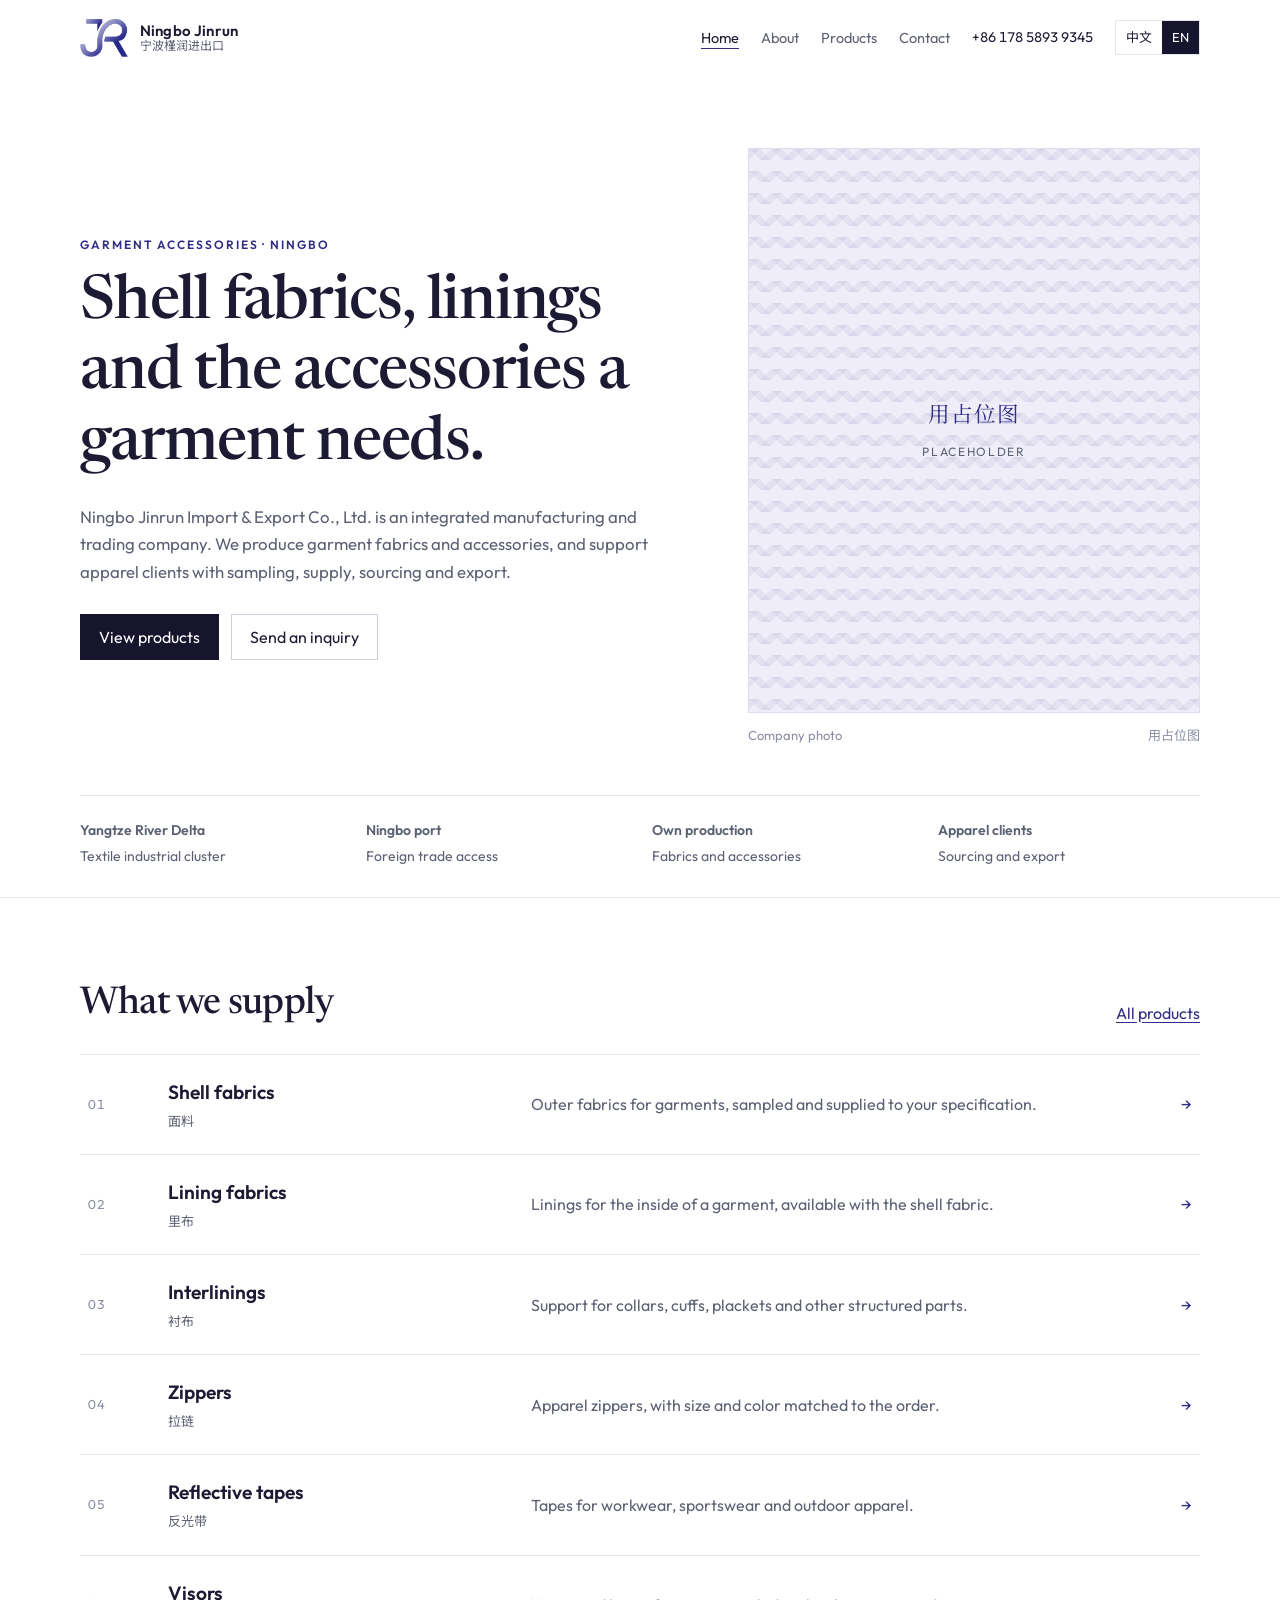
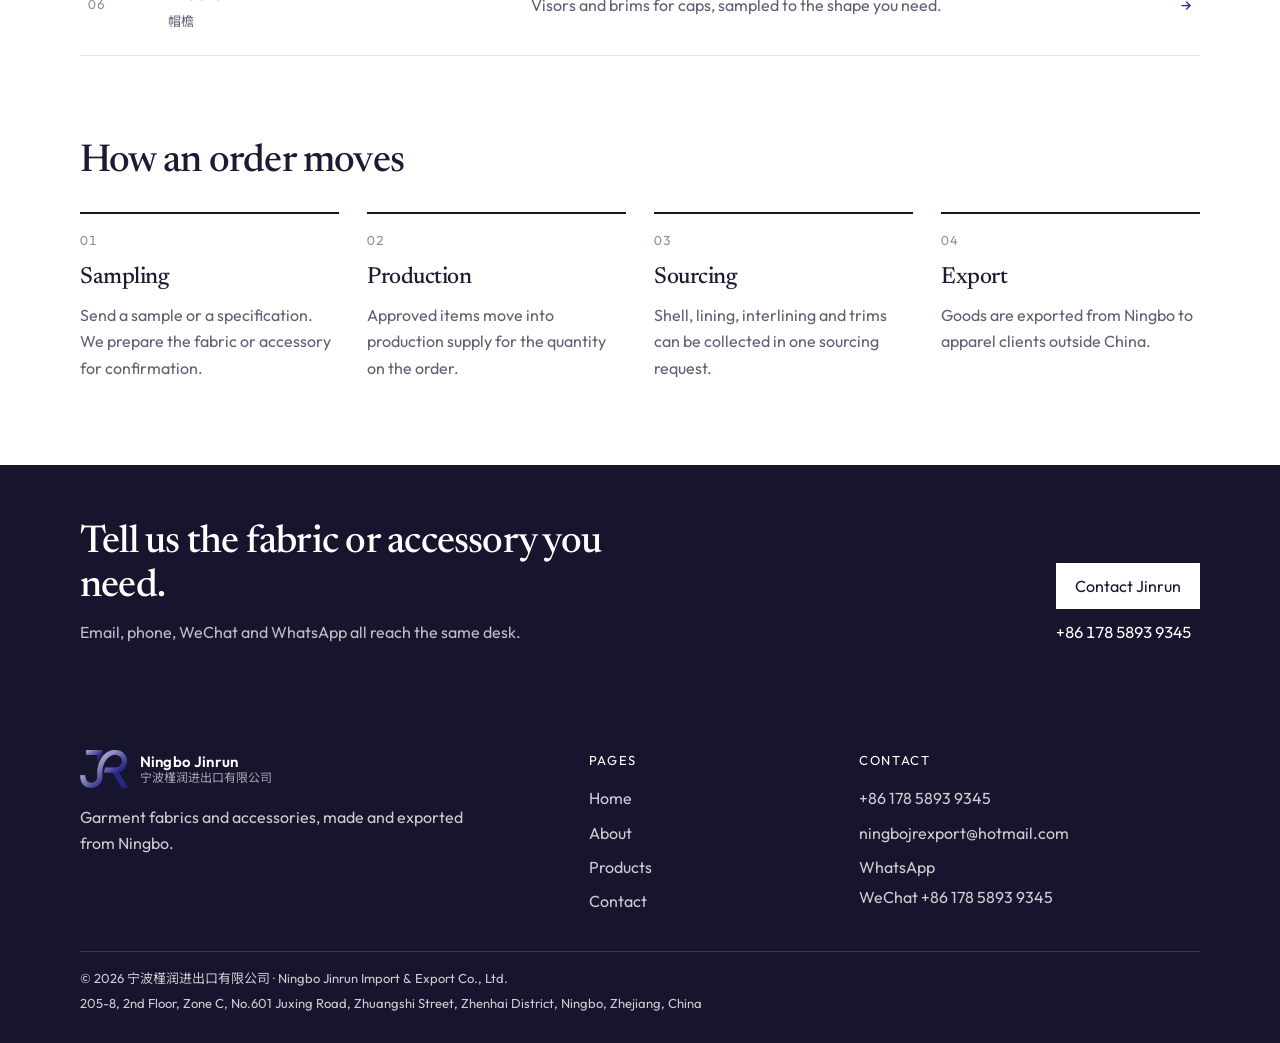
<file: index.html>
<!DOCTYPE html>
<html lang="en">
<head>
  <meta charset="UTF-8">
  <script>
    (function () {
      var lang = "en";
      try {
        var saved = localStorage.getItem("jr-lang");
        if (saved === "zh" || saved === "en") lang = saved;
      } catch (err) {}
      document.documentElement.lang = lang === "zh" ? "zh-CN" : "en";
      document.documentElement.setAttribute("data-lang", lang);
    })();
  </script>
  <meta name="viewport" content="width=device-width, initial-scale=1">
  <title>Ningbo Jinrun Import &amp; Export Co., Ltd. | Garment Accessories</title>
  <meta name="description" content="Ningbo Jinrun Import &amp; Export Co., Ltd. supplies shell fabrics, lining fabrics, interlinings, zippers, reflective tapes, visors and other garment accessories from Ningbo.">
  <meta name="theme-color" content="#17152e">
  <link rel="icon" href="assets/logo.png" type="image/png">
  <link rel="preconnect" href="https://fonts.googleapis.com">
  <link rel="preconnect" href="https://fonts.gstatic.com" crossorigin>
  <link href="https://fonts.googleapis.com/css2?family=Newsreader:ital,opsz,wght@0,6..72,500;0,6..72,600&family=Noto+Sans+SC:wght@400;500;600&family=Noto+Serif+SC:wght@500;600&family=Outfit:wght@400;500;600&display=swap" rel="stylesheet">
  <link rel="stylesheet" href="css/style.css">
</head>
<body data-page="home" data-title-en="Ningbo Jinrun Import &amp; Export Co., Ltd. | Garment Accessories" data-title-zh="宁波槿润进出口有限公司 | 服装辅料">
  <a class="skip" href="#main"><span class="en">Skip to content</span><span class="zh">跳到正文</span></a>
  <header class="site-header">
    <div class="wrap header-inner">
      <a class="brand" href="index.html">
        <img src="assets/logo.png" alt="" width="48" height="38">
        <span class="brand-text">
          <span class="brand-en">Ningbo Jinrun</span>
          <span class="brand-zh">宁波槿润进出口</span>
        </span>
      </a>
      <button class="nav-toggle" type="button" aria-expanded="false" aria-controls="site-nav">
        <span class="sr-only en">Menu</span>
        <span class="sr-only zh">菜单</span>
      </button>
      <nav class="site-nav" id="site-nav">
        <a href="index.html" aria-current="page"><span class="en">Home</span><span class="zh">首页</span></a>
        <a href="about.html"><span class="en">About</span><span class="zh">关于我们</span></a>
        <a href="products.html"><span class="en">Products</span><span class="zh">产品中心</span></a>
        <a href="contact.html"><span class="en">Contact</span><span class="zh">联系我们</span></a>
        <a class="header-phone" href="tel:+8617858939345">+86 178 5893 9345</a>
        <div class="lang-switch" role="group" aria-label="Language">
          <button type="button" data-set-lang="zh" aria-pressed="false">中文</button>
          <button type="button" data-set-lang="en" aria-pressed="true">EN</button>
        </div>
      </nav>
    </div>
  </header>

  <main id="main">
    <section class="hero">
      <div class="wrap hero-grid">
        <div>
          <p class="eyebrow"><span class="en">Garment accessories · Ningbo</span><span class="zh">服装辅料 · 宁波</span></p>
          <h1>
            <span class="en">Shell fabrics, linings and the accessories a garment needs.</span>
            <span class="zh">面料、里布，以及成衣所需的配套辅料。</span>
          </h1>
          <p class="lead">
            <span class="en">Ningbo Jinrun Import &amp; Export Co., Ltd. is an integrated manufacturing and trading company. We produce garment fabrics and accessories, and support apparel clients with sampling, supply, sourcing and export.</span>
            <span class="zh">宁波槿润进出口有限公司是一家工贸一体的纺织企业。我们生产服装面辅料，并为服装客户提供打样、供货、采购配套与出口服务。</span>
          </p>
          <div class="hero-actions">
            <a class="btn btn-primary" href="products.html"><span class="en">View products</span><span class="zh">查看产品</span></a>
            <a class="btn btn-line" href="contact.html"><span class="en">Send an inquiry</span><span class="zh">发送询盘</span></a>
          </div>
        </div>
        <div>
          <div class="ph ph-hero" role="img" aria-label="用占位图 Placeholder">
            <span class="ph-label">用占位图</span>
            <span class="ph-en en">Placeholder</span>
          </div>
          <p class="hero-note">
            <span class="en">Company photo</span><span class="zh">公司照片</span>
            <span>用占位图</span>
          </p>
        </div>
      </div>
      <div class="wrap">
        <ul class="stat-row">
          <li>
            <strong><span class="en">Yangtze River Delta</span><span class="zh">长三角</span></strong>
            <span class="en">Textile industrial cluster</span><span class="zh">纺织产业集群</span>
          </li>
          <li>
            <strong><span class="en">Ningbo port</span><span class="zh">宁波港口</span></strong>
            <span class="en">Foreign trade access</span><span class="zh">外贸口岸条件</span>
          </li>
          <li>
            <strong><span class="en">Own production</span><span class="zh">自主生产</span></strong>
            <span class="en">Fabrics and accessories</span><span class="zh">面料与服装辅料</span>
          </li>
          <li>
            <strong><span class="en">Apparel clients</span><span class="zh">服装客户</span></strong>
            <span class="en">Sourcing and export</span><span class="zh">采购配套与出口</span>
          </li>
        </ul>
      </div>
    </section>

    <hr class="rule">

    <section class="section">
      <div class="wrap">
        <div class="section-head">
          <h2><span class="en">What we supply</span><span class="zh">供应范围</span></h2>
          <a class="link" href="products.html"><span class="en">All products</span><span class="zh">全部产品</span></a>
        </div>
        <div class="supply-list">
          <a class="supply-row" href="products.html#shell">
            <span class="idx">01</span>
            <span class="supply-name"><strong class="en">Shell fabrics</strong><strong class="zh">面料</strong><small class="en">面料</small><small class="zh">Shell fabrics</small></span>
            <span class="supply-desc en">Outer fabrics for garments, sampled and supplied to your specification.</span>
            <span class="supply-desc zh">服装用外层面料，可按样品或规格打样并供货。</span>
            <span class="supply-go" aria-hidden="true">→</span>
          </a>
          <a class="supply-row" href="products.html#lining">
            <span class="idx">02</span>
            <span class="supply-name"><strong class="en">Lining fabrics</strong><strong class="zh">里布</strong><small class="en">里布</small><small class="zh">Lining fabrics</small></span>
            <span class="supply-desc en">Linings for the inside of a garment, available with the shell fabric.</span>
            <span class="supply-desc zh">服装内里用里布，可与面料配套采购。</span>
            <span class="supply-go" aria-hidden="true">→</span>
          </a>
          <a class="supply-row" href="products.html#interlining">
            <span class="idx">03</span>
            <span class="supply-name"><strong class="en">Interlinings</strong><strong class="zh">衬布</strong><small class="en">衬布</small><small class="zh">Interlinings</small></span>
            <span class="supply-desc en">Support for collars, cuffs, plackets and other structured parts.</span>
            <span class="supply-desc zh">用于衣领、袖口、门襟等部位的定型与支撑。</span>
            <span class="supply-go" aria-hidden="true">→</span>
          </a>
          <a class="supply-row" href="products.html#zipper">
            <span class="idx">04</span>
            <span class="supply-name"><strong class="en">Zippers</strong><strong class="zh">拉链</strong><small class="en">拉链</small><small class="zh">Zippers</small></span>
            <span class="supply-desc en">Apparel zippers, with size and color matched to the order.</span>
            <span class="supply-desc zh">服装用拉链，尺寸与颜色可按订单配合。</span>
            <span class="supply-go" aria-hidden="true">→</span>
          </a>
          <a class="supply-row" href="products.html#tape">
            <span class="idx">05</span>
            <span class="supply-name"><strong class="en">Reflective tapes</strong><strong class="zh">反光带</strong><small class="en">反光带</small><small class="zh">Reflective tapes</small></span>
            <span class="supply-desc en">Tapes for workwear, sportswear and outdoor apparel.</span>
            <span class="supply-desc zh">用于工装、运动及户外服装的反光辅料。</span>
            <span class="supply-go" aria-hidden="true">→</span>
          </a>
          <a class="supply-row" href="products.html#visor">
            <span class="idx">06</span>
            <span class="supply-name"><strong class="en">Visors</strong><strong class="zh">帽檐</strong><small class="en">帽檐</small><small class="zh">Visors</small></span>
            <span class="supply-desc en">Visors and brims for caps, sampled to the shape you need.</span>
            <span class="supply-desc zh">帽类用帽檐，可按帽型要求打样。</span>
            <span class="supply-go" aria-hidden="true">→</span>
          </a>
        </div>
      </div>
    </section>

    <section class="section tight">
      <div class="wrap">
        <div class="section-head">
          <h2><span class="en">How an order moves</span><span class="zh">合作方式</span></h2>
        </div>
        <div class="process">
          <article>
            <span class="idx">01</span>
            <h3><span class="en">Sampling</span><span class="zh">打样定制</span></h3>
            <p class="en">Send a sample or a specification. We prepare the fabric or accessory for confirmation.</p>
            <p class="zh">提供样品或规格，我们安排面料或辅料打样，供您确认。</p>
          </article>
          <article>
            <span class="idx">02</span>
            <h3><span class="en">Production</span><span class="zh">生产供应</span></h3>
            <p class="en">Approved items move into production supply for the quantity on the order.</p>
            <p class="zh">确认后按订单数量安排生产与供货。</p>
          </article>
          <article>
            <span class="idx">03</span>
            <h3><span class="en">Sourcing</span><span class="zh">一站式采购</span></h3>
            <p class="en">Shell, lining, interlining and trims can be collected in one sourcing request.</p>
            <p class="zh">面料、里布、衬布和辅料可以放在同一次采购里配套。</p>
          </article>
          <article>
            <span class="idx">04</span>
            <h3><span class="en">Export</span><span class="zh">出口</span></h3>
            <p class="en">Goods are exported from Ningbo to apparel clients outside China.</p>
            <p class="zh">货物从宁波出口，交付给海外服装客户。</p>
          </article>
        </div>
      </div>
    </section>

    <section class="cta-band">
      <div class="wrap cta-inner">
        <div>
          <h2><span class="en">Tell us the fabric or accessory you need.</span><span class="zh">把需要的面料或辅料告诉我们。</span></h2>
          <p><span class="en">Email, phone, WeChat and WhatsApp all reach the same desk.</span><span class="zh">邮箱、电话、微信和 WhatsApp 都由同一联系人处理。</span></p>
        </div>
        <div class="cta-actions">
          <a class="btn btn-light" href="contact.html"><span class="en">Contact Jinrun</span><span class="zh">联系槿润</span></a>
          <a class="cta-phone" href="tel:+8617858939345">+86 178 5893 9345</a>
        </div>
      </div>
    </section>
  </main>

  <footer class="site-footer">
    <div class="wrap footer-grid">
      <div>
        <a class="brand brand-on-dark" href="index.html">
          <img src="assets/logo.png" alt="" width="48" height="38">
          <span class="brand-text">
            <span class="brand-en">Ningbo Jinrun</span>
            <span class="brand-zh">宁波槿润进出口有限公司</span>
          </span>
        </a>
        <p class="footer-lead">
          <span class="en">Garment fabrics and accessories, made and exported from Ningbo.</span>
          <span class="zh">服装面料与辅料，在宁波生产并出口。</span>
        </p>
      </div>
      <div>
        <p class="footer-label"><span class="en">Pages</span><span class="zh">页面</span></p>
        <a href="index.html"><span class="en">Home</span><span class="zh">首页</span></a>
        <a href="about.html"><span class="en">About</span><span class="zh">关于我们</span></a>
        <a href="products.html"><span class="en">Products</span><span class="zh">产品中心</span></a>
        <a href="contact.html"><span class="en">Contact</span><span class="zh">联系我们</span></a>
      </div>
      <div>
        <p class="footer-label"><span class="en">Contact</span><span class="zh">联系</span></p>
        <a href="tel:+8617858939345">+86 178 5893 9345</a>
        <a href="mailto:ningbojrexport@hotmail.com">ningbojrexport@hotmail.com</a>
        <a href="https://wa.me/8617858939345" target="_blank" rel="noopener">WhatsApp</a>
        <span>WeChat +86 178 5893 9345</span>
      </div>
    </div>
    <div class="wrap footer-base">
      <p>© <span id="year">2026</span> 宁波槿润进出口有限公司 · Ningbo Jinrun Import &amp; Export Co., Ltd.</p>
      <p class="en">205-8, 2nd Floor, Zone C, No.601 Juxing Road, Zhuangshi Street, Zhenhai District, Ningbo, Zhejiang, China</p>
      <p class="zh">浙江省宁波市镇海区庄市街道聚兴路601号C区2楼205-8</p>
    </div>
  </footer>
  <script src="js/main.js"></script>
</body>
</html>
</file>
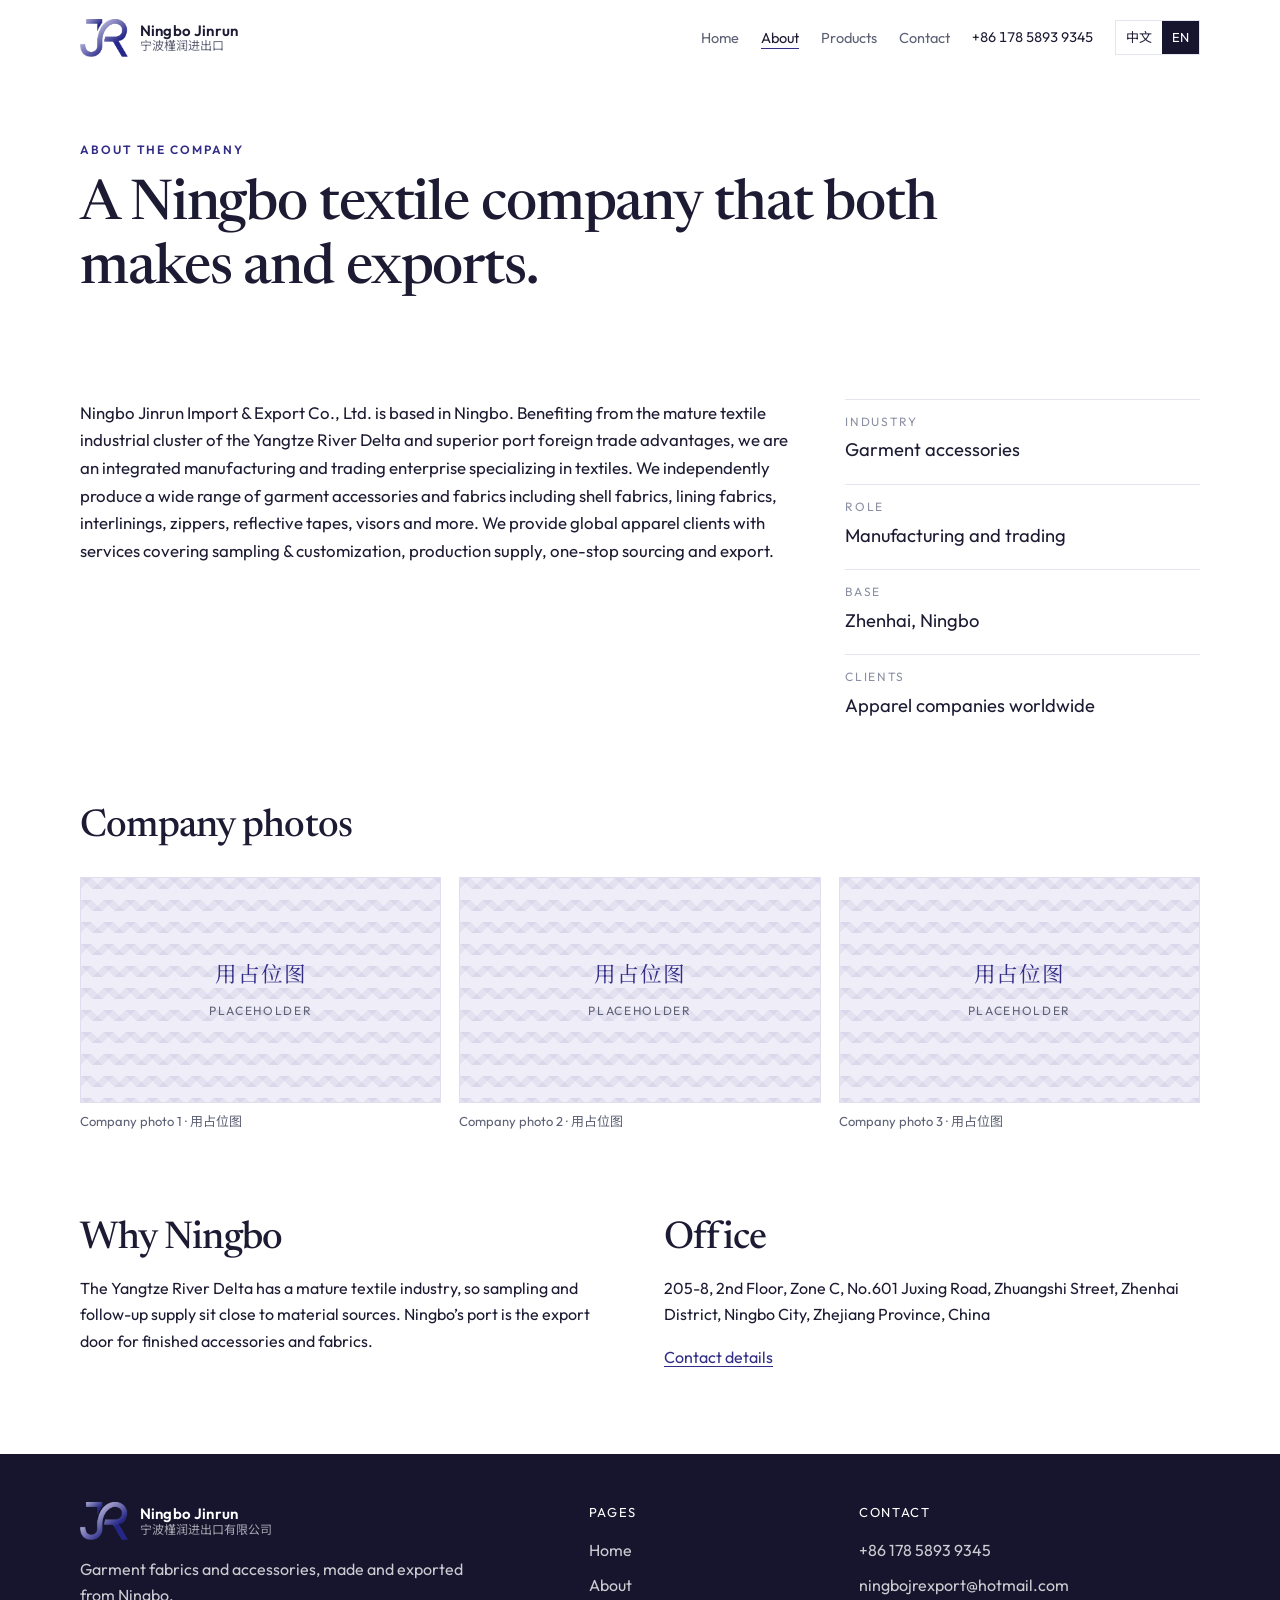
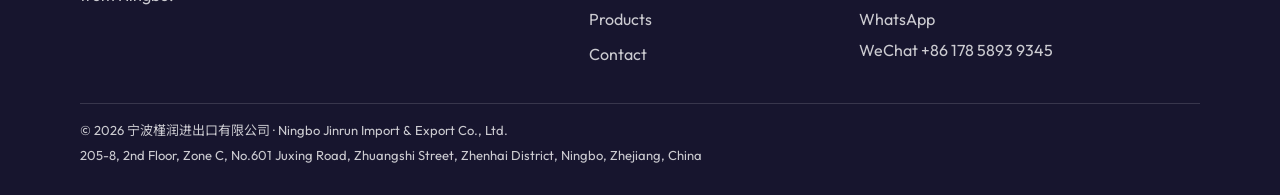
<file: about.html>
<!DOCTYPE html>
<html lang="en">
<head>
  <meta charset="UTF-8">
  <script>
    (function () {
      var lang = "en";
      try {
        var saved = localStorage.getItem("jr-lang");
        if (saved === "zh" || saved === "en") lang = saved;
      } catch (err) {}
      document.documentElement.lang = lang === "zh" ? "zh-CN" : "en";
      document.documentElement.setAttribute("data-lang", lang);
    })();
  </script>
  <meta name="viewport" content="width=device-width, initial-scale=1">
  <title>About | Ningbo Jinrun Import &amp; Export Co., Ltd.</title>
  <meta name="description" content="Ningbo Jinrun Import &amp; Export Co., Ltd. is an integrated manufacturing and trading enterprise for garment fabrics and accessories, based in Zhenhai, Ningbo.">
  <meta name="theme-color" content="#17152e">
  <link rel="icon" href="assets/logo.png" type="image/png">
  <link rel="preconnect" href="https://fonts.googleapis.com">
  <link rel="preconnect" href="https://fonts.gstatic.com" crossorigin>
  <link href="https://fonts.googleapis.com/css2?family=Newsreader:ital,opsz,wght@0,6..72,500;0,6..72,600&family=Noto+Sans+SC:wght@400;500;600&family=Noto+Serif+SC:wght@500;600&family=Outfit:wght@400;500;600&display=swap" rel="stylesheet">
  <link rel="stylesheet" href="css/style.css">
</head>
<body data-page="about" data-title-en="About | Ningbo Jinrun Import &amp; Export Co., Ltd." data-title-zh="关于我们 | 宁波槿润进出口有限公司">
  <a class="skip" href="#main"><span class="en">Skip to content</span><span class="zh">跳到正文</span></a>
  <header class="site-header">
    <div class="wrap header-inner">
      <a class="brand" href="index.html">
        <img src="assets/logo.png" alt="" width="48" height="38">
        <span class="brand-text">
          <span class="brand-en">Ningbo Jinrun</span>
          <span class="brand-zh">宁波槿润进出口</span>
        </span>
      </a>
      <button class="nav-toggle" type="button" aria-expanded="false" aria-controls="site-nav">
        <span class="sr-only en">Menu</span>
        <span class="sr-only zh">菜单</span>
      </button>
      <nav class="site-nav" id="site-nav">
        <a href="index.html"><span class="en">Home</span><span class="zh">首页</span></a>
        <a href="about.html" aria-current="page"><span class="en">About</span><span class="zh">关于我们</span></a>
        <a href="products.html"><span class="en">Products</span><span class="zh">产品中心</span></a>
        <a href="contact.html"><span class="en">Contact</span><span class="zh">联系我们</span></a>
        <a class="header-phone" href="tel:+8617858939345">+86 178 5893 9345</a>
        <div class="lang-switch" role="group" aria-label="Language">
          <button type="button" data-set-lang="zh" aria-pressed="false">中文</button>
          <button type="button" data-set-lang="en" aria-pressed="true">EN</button>
        </div>
      </nav>
    </div>
  </header>

  <main id="main">
    <section class="page-hero">
      <div class="wrap">
        <p class="eyebrow"><span class="en">About the company</span><span class="zh">公司简介</span></p>
        <h1>
          <span class="en">A Ningbo textile company that both makes and exports.</span>
          <span class="zh">一家在宁波既生产、也做出口的纺织公司。</span>
        </h1>
      </div>
    </section>

    <section class="section">
      <div class="wrap split">
        <div class="prose">
          <p class="en">Ningbo Jinrun Import &amp; Export Co., Ltd. is based in Ningbo. Benefiting from the mature textile industrial cluster of the Yangtze River Delta and superior port foreign trade advantages, we are an integrated manufacturing and trading enterprise specializing in textiles. We independently produce a wide range of garment accessories and fabrics including shell fabrics, lining fabrics, interlinings, zippers, reflective tapes, visors and more. We provide global apparel clients with services covering sampling &amp; customization, production supply, one-stop sourcing and export.</p>
          <p class="zh">宁波槿润进出口有限公司位于宁波。依托长三角成熟的纺织产业集群和便利的港口外贸条件，我们是一家专注纺织品的工贸一体企业。公司自主生产面料、里布、衬布、拉链、反光带、帽檐等多种服装面辅料，为全球服装客户提供打样与定制、生产供应、一站式采购和出口服务。</p>
        </div>
        <dl class="facts">
          <div>
            <dt><span class="en">Industry</span><span class="zh">行业</span></dt>
            <dd><span class="en">Garment accessories</span><span class="zh">服装辅料</span></dd>
          </div>
          <div>
            <dt><span class="en">Role</span><span class="zh">定位</span></dt>
            <dd><span class="en">Manufacturing and trading</span><span class="zh">生产与贸易一体</span></dd>
          </div>
          <div>
            <dt><span class="en">Base</span><span class="zh">所在地</span></dt>
            <dd><span class="en">Zhenhai, Ningbo</span><span class="zh">宁波镇海</span></dd>
          </div>
          <div>
            <dt><span class="en">Clients</span><span class="zh">客户</span></dt>
            <dd><span class="en">Apparel companies worldwide</span><span class="zh">全球服装客户</span></dd>
          </div>
        </dl>
      </div>
    </section>

    <section class="section tight">
      <div class="wrap">
        <div class="section-head">
          <h2><span class="en">Company photos</span><span class="zh">公司照片</span></h2>
        </div>
        <div class="shot-grid">
          <figure class="shot">
            <div class="ph ph-wide" role="img" aria-label="用占位图 Placeholder">
              <span class="ph-label">用占位图</span>
              <span class="ph-en en">Placeholder</span>
            </div>
            <figcaption><span class="en">Company photo 1</span><span class="zh">公司照片 1</span> · 用占位图</figcaption>
          </figure>
          <figure class="shot">
            <div class="ph ph-wide" role="img" aria-label="用占位图 Placeholder">
              <span class="ph-label">用占位图</span>
              <span class="ph-en en">Placeholder</span>
            </div>
            <figcaption><span class="en">Company photo 2</span><span class="zh">公司照片 2</span> · 用占位图</figcaption>
          </figure>
          <figure class="shot">
            <div class="ph ph-wide" role="img" aria-label="用占位图 Placeholder">
              <span class="ph-label">用占位图</span>
              <span class="ph-en en">Placeholder</span>
            </div>
            <figcaption><span class="en">Company photo 3</span><span class="zh">公司照片 3</span> · 用占位图</figcaption>
          </figure>
        </div>
      </div>
    </section>

    <section class="section tight">
      <div class="wrap loc-grid">
        <div>
          <h2><span class="en">Why Ningbo</span><span class="zh">为什么在宁波</span></h2>
          <p class="en">The Yangtze River Delta has a mature textile industry, so sampling and follow-up supply sit close to material sources. Ningbo’s port is the export door for finished accessories and fabrics.</p>
          <p class="zh">长三角纺织产业成熟，打样和后续供货都靠近原料与加工配套。宁波港口则是面辅料出口的出海口。</p>
        </div>
        <div>
          <h2><span class="en">Office</span><span class="zh">办公地址</span></h2>
          <address class="address">
            <span class="en">205-8, 2nd Floor, Zone C, No.601 Juxing Road, Zhuangshi Street, Zhenhai District, Ningbo City, Zhejiang Province, China</span>
            <span class="zh">浙江省宁波市镇海区庄市街道聚兴路601号C区2楼205-8</span>
          </address>
          <p style="margin-top: 16px;"><a class="link" href="contact.html"><span class="en">Contact details</span><span class="zh">查看联系方式</span></a></p>
        </div>
      </div>
    </section>
  </main>

  <footer class="site-footer">
    <div class="wrap footer-grid">
      <div>
        <a class="brand brand-on-dark" href="index.html">
          <img src="assets/logo.png" alt="" width="48" height="38">
          <span class="brand-text">
            <span class="brand-en">Ningbo Jinrun</span>
            <span class="brand-zh">宁波槿润进出口有限公司</span>
          </span>
        </a>
        <p class="footer-lead">
          <span class="en">Garment fabrics and accessories, made and exported from Ningbo.</span>
          <span class="zh">服装面料与辅料，在宁波生产并出口。</span>
        </p>
      </div>
      <div>
        <p class="footer-label"><span class="en">Pages</span><span class="zh">页面</span></p>
        <a href="index.html"><span class="en">Home</span><span class="zh">首页</span></a>
        <a href="about.html"><span class="en">About</span><span class="zh">关于我们</span></a>
        <a href="products.html"><span class="en">Products</span><span class="zh">产品中心</span></a>
        <a href="contact.html"><span class="en">Contact</span><span class="zh">联系我们</span></a>
      </div>
      <div>
        <p class="footer-label"><span class="en">Contact</span><span class="zh">联系</span></p>
        <a href="tel:+8617858939345">+86 178 5893 9345</a>
        <a href="mailto:ningbojrexport@hotmail.com">ningbojrexport@hotmail.com</a>
        <a href="https://wa.me/8617858939345" target="_blank" rel="noopener">WhatsApp</a>
        <span>WeChat +86 178 5893 9345</span>
      </div>
    </div>
    <div class="wrap footer-base">
      <p>© <span id="year">2026</span> 宁波槿润进出口有限公司 · Ningbo Jinrun Import &amp; Export Co., Ltd.</p>
      <p class="en">205-8, 2nd Floor, Zone C, No.601 Juxing Road, Zhuangshi Street, Zhenhai District, Ningbo, Zhejiang, China</p>
      <p class="zh">浙江省宁波市镇海区庄市街道聚兴路601号C区2楼205-8</p>
    </div>
  </footer>
  <script src="js/main.js"></script>
</body>
</html>
</file>
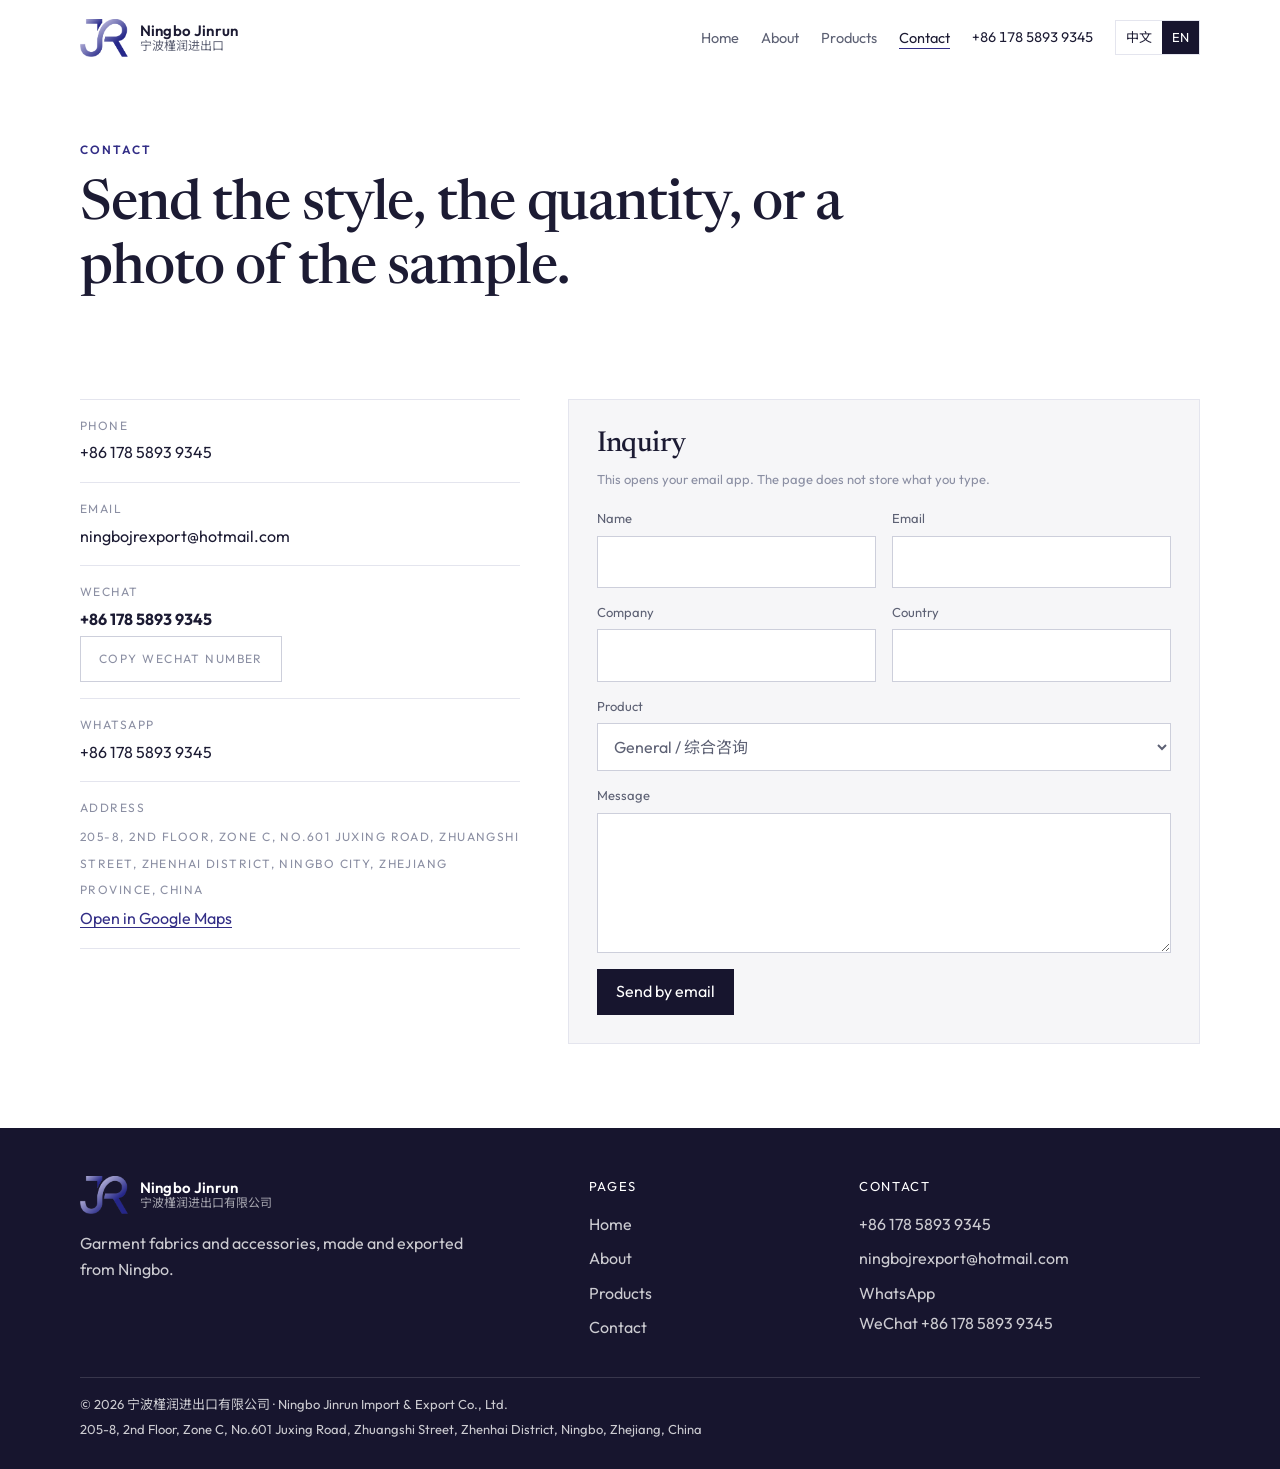
<file: contact.html>
<!DOCTYPE html>
<html lang="en">
<head>
  <meta charset="UTF-8">
  <script>
    (function () {
      var lang = "en";
      try {
        var saved = localStorage.getItem("jr-lang");
        if (saved === "zh" || saved === "en") lang = saved;
      } catch (err) {}
      document.documentElement.lang = lang === "zh" ? "zh-CN" : "en";
      document.documentElement.setAttribute("data-lang", lang);
    })();
  </script>
  <meta name="viewport" content="width=device-width, initial-scale=1">
  <title>Contact | Ningbo Jinrun Import &amp; Export Co., Ltd.</title>
  <meta name="description" content="Contact Ningbo Jinrun Import &amp; Export Co., Ltd. by phone, email, WeChat or WhatsApp. Office in Zhenhai District, Ningbo.">
  <meta name="theme-color" content="#17152e">
  <link rel="icon" href="assets/logo.png" type="image/png">
  <link rel="preconnect" href="https://fonts.googleapis.com">
  <link rel="preconnect" href="https://fonts.gstatic.com" crossorigin>
  <link href="https://fonts.googleapis.com/css2?family=Newsreader:ital,opsz,wght@0,6..72,500;0,6..72,600&family=Noto+Sans+SC:wght@400;500;600&family=Noto+Serif+SC:wght@500;600&family=Outfit:wght@400;500;600&display=swap" rel="stylesheet">
  <link rel="stylesheet" href="css/style.css">
</head>
<body data-page="contact" data-title-en="Contact | Ningbo Jinrun Import &amp; Export Co., Ltd." data-title-zh="联系我们 | 宁波槿润进出口有限公司">
  <a class="skip" href="#main"><span class="en">Skip to content</span><span class="zh">跳到正文</span></a>
  <header class="site-header">
    <div class="wrap header-inner">
      <a class="brand" href="index.html">
        <img src="assets/logo.png" alt="" width="48" height="38">
        <span class="brand-text">
          <span class="brand-en">Ningbo Jinrun</span>
          <span class="brand-zh">宁波槿润进出口</span>
        </span>
      </a>
      <button class="nav-toggle" type="button" aria-expanded="false" aria-controls="site-nav">
        <span class="sr-only en">Menu</span>
        <span class="sr-only zh">菜单</span>
      </button>
      <nav class="site-nav" id="site-nav">
        <a href="index.html"><span class="en">Home</span><span class="zh">首页</span></a>
        <a href="about.html"><span class="en">About</span><span class="zh">关于我们</span></a>
        <a href="products.html"><span class="en">Products</span><span class="zh">产品中心</span></a>
        <a href="contact.html" aria-current="page"><span class="en">Contact</span><span class="zh">联系我们</span></a>
        <a class="header-phone" href="tel:+8617858939345">+86 178 5893 9345</a>
        <div class="lang-switch" role="group" aria-label="Language">
          <button type="button" data-set-lang="zh" aria-pressed="false">中文</button>
          <button type="button" data-set-lang="en" aria-pressed="true">EN</button>
        </div>
      </nav>
    </div>
  </header>

  <main id="main">
    <section class="page-hero">
      <div class="wrap">
        <p class="eyebrow"><span class="en">Contact</span><span class="zh">联系我们</span></p>
        <h1>
          <span class="en">Send the style, the quantity, or a photo of the sample.</span>
          <span class="zh">把款式、数量，或样品照片发过来。</span>
        </h1>
      </div>
    </section>

    <section class="section">
      <div class="wrap contact-layout">
        <div>
          <ul class="contact-list">
            <li>
              <span><span class="en">Phone</span><span class="zh">电话</span></span>
              <a href="tel:+8617858939345">+86 178 5893 9345</a>
            </li>
            <li>
              <span><span class="en">Email</span><span class="zh">邮箱</span></span>
              <a href="mailto:ningbojrexport@hotmail.com">ningbojrexport@hotmail.com</a>
            </li>
            <li>
              <span>WeChat</span>
              <strong>+86 178 5893 9345</strong>
              <button class="btn btn-line" type="button" data-copy="+8617858939345">
                <span class="copy-idle en">Copy WeChat number</span>
                <span class="copy-idle zh">复制微信号</span>
                <span class="copy-done en">Copied</span>
                <span class="copy-done zh">已复制</span>
              </button>
            </li>
            <li>
              <span>WhatsApp</span>
              <a href="https://wa.me/8617858939345" target="_blank" rel="noopener">+86 178 5893 9345</a>
            </li>
            <li>
              <span><span class="en">Address</span><span class="zh">地址</span></span>
              <address class="address">
                <span class="en">205-8, 2nd Floor, Zone C, No.601 Juxing Road, Zhuangshi Street, Zhenhai District, Ningbo City, Zhejiang Province, China</span>
                <span class="zh">浙江省宁波市镇海区庄市街道聚兴路601号C区2楼205-8</span>
              </address>
              <a class="en link" href="https://www.google.com/maps/search/?api=1&amp;query=No.601%20Juxing%20Road%20Zhuangshi%20Street%20Zhenhai%20Ningbo" target="_blank" rel="noopener">Open in Google Maps</a>
              <a class="zh link" href="https://www.amap.com/search?query=%E5%AE%81%E6%B3%A2%E5%B8%82%E9%95%87%E6%B5%B7%E5%8C%BA%E5%BA%84%E5%B8%82%E8%A1%97%E9%81%93%E8%81%9A%E5%85%B4%E8%B7%AF601%E5%8F%B7" target="_blank" rel="noopener">在高德地图中打开</a>
            </li>
          </ul>
        </div>

        <form class="panel" id="inquiry" action="mailto:ningbojrexport@hotmail.com" method="post" enctype="text/plain" novalidate>
          <h2><span class="en">Inquiry</span><span class="zh">询盘</span></h2>
          <p class="fine">
            <span class="en">This opens your email app. The page does not store what you type.</span>
            <span class="zh">提交后会打开邮件程序。本页不保存填写内容。</span>
          </p>
          <div class="form-grid">
            <label>
              <span class="en">Name</span><span class="zh">姓名</span>
              <input name="name" type="text" autocomplete="name" required>
            </label>
            <label>
              <span class="en">Email</span><span class="zh">邮箱</span>
              <input name="email" type="email" autocomplete="email" inputmode="email" required>
            </label>
            <label>
              <span class="en">Company</span><span class="zh">公司</span>
              <input name="company" type="text" autocomplete="organization">
            </label>
            <label>
              <span class="en">Country</span><span class="zh">国家</span>
              <input name="country" type="text" autocomplete="country-name">
            </label>
            <label class="span-2">
              <span class="en">Product</span><span class="zh">产品</span>
              <select name="product" id="product">
                <option value="">General / 综合咨询</option>
                <option value="shell">Shell fabrics / 面料</option>
                <option value="lining">Lining fabrics / 里布</option>
                <option value="interlining">Interlinings / 衬布</option>
                <option value="zipper">Zippers / 拉链</option>
                <option value="tape">Reflective tapes / 反光带</option>
                <option value="visor">Visors / 帽檐</option>
              </select>
            </label>
            <label class="span-2">
              <span class="en">Message</span><span class="zh">内容</span>
              <textarea name="message" required></textarea>
            </label>
          </div>
          <p class="form-error" id="form-error" hidden role="alert">
            <span class="en">Please enter your name, a valid email, and a message.</span>
            <span class="zh">请填写姓名、有效邮箱和询盘内容。</span>
          </p>
          <p class="form-note" id="form-sent" hidden>
            <span class="en">If the email app did not open, write to ningbojrexport@hotmail.com.</span>
            <span class="zh">如果没有打开邮件程序，请直接写到 ningbojrexport@hotmail.com。</span>
          </p>
          <div class="form-actions">
            <button class="btn btn-primary" type="submit"><span class="en">Send by email</span><span class="zh">通过邮件发送</span></button>
          </div>
        </form>
      </div>
    </section>
  </main>

  <footer class="site-footer">
    <div class="wrap footer-grid">
      <div>
        <a class="brand brand-on-dark" href="index.html">
          <img src="assets/logo.png" alt="" width="48" height="38">
          <span class="brand-text">
            <span class="brand-en">Ningbo Jinrun</span>
            <span class="brand-zh">宁波槿润进出口有限公司</span>
          </span>
        </a>
        <p class="footer-lead">
          <span class="en">Garment fabrics and accessories, made and exported from Ningbo.</span>
          <span class="zh">服装面料与辅料，在宁波生产并出口。</span>
        </p>
      </div>
      <div>
        <p class="footer-label"><span class="en">Pages</span><span class="zh">页面</span></p>
        <a href="index.html"><span class="en">Home</span><span class="zh">首页</span></a>
        <a href="about.html"><span class="en">About</span><span class="zh">关于我们</span></a>
        <a href="products.html"><span class="en">Products</span><span class="zh">产品中心</span></a>
        <a href="contact.html"><span class="en">Contact</span><span class="zh">联系我们</span></a>
      </div>
      <div>
        <p class="footer-label"><span class="en">Contact</span><span class="zh">联系</span></p>
        <a href="tel:+8617858939345">+86 178 5893 9345</a>
        <a href="mailto:ningbojrexport@hotmail.com">ningbojrexport@hotmail.com</a>
        <a href="https://wa.me/8617858939345" target="_blank" rel="noopener">WhatsApp</a>
        <span>WeChat +86 178 5893 9345</span>
      </div>
    </div>
    <div class="wrap footer-base">
      <p>© <span id="year">2026</span> 宁波槿润进出口有限公司 · Ningbo Jinrun Import &amp; Export Co., Ltd.</p>
      <p class="en">205-8, 2nd Floor, Zone C, No.601 Juxing Road, Zhuangshi Street, Zhenhai District, Ningbo, Zhejiang, China</p>
      <p class="zh">浙江省宁波市镇海区庄市街道聚兴路601号C区2楼205-8</p>
    </div>
  </footer>
  <script src="js/main.js"></script>
</body>
</html>
</file>
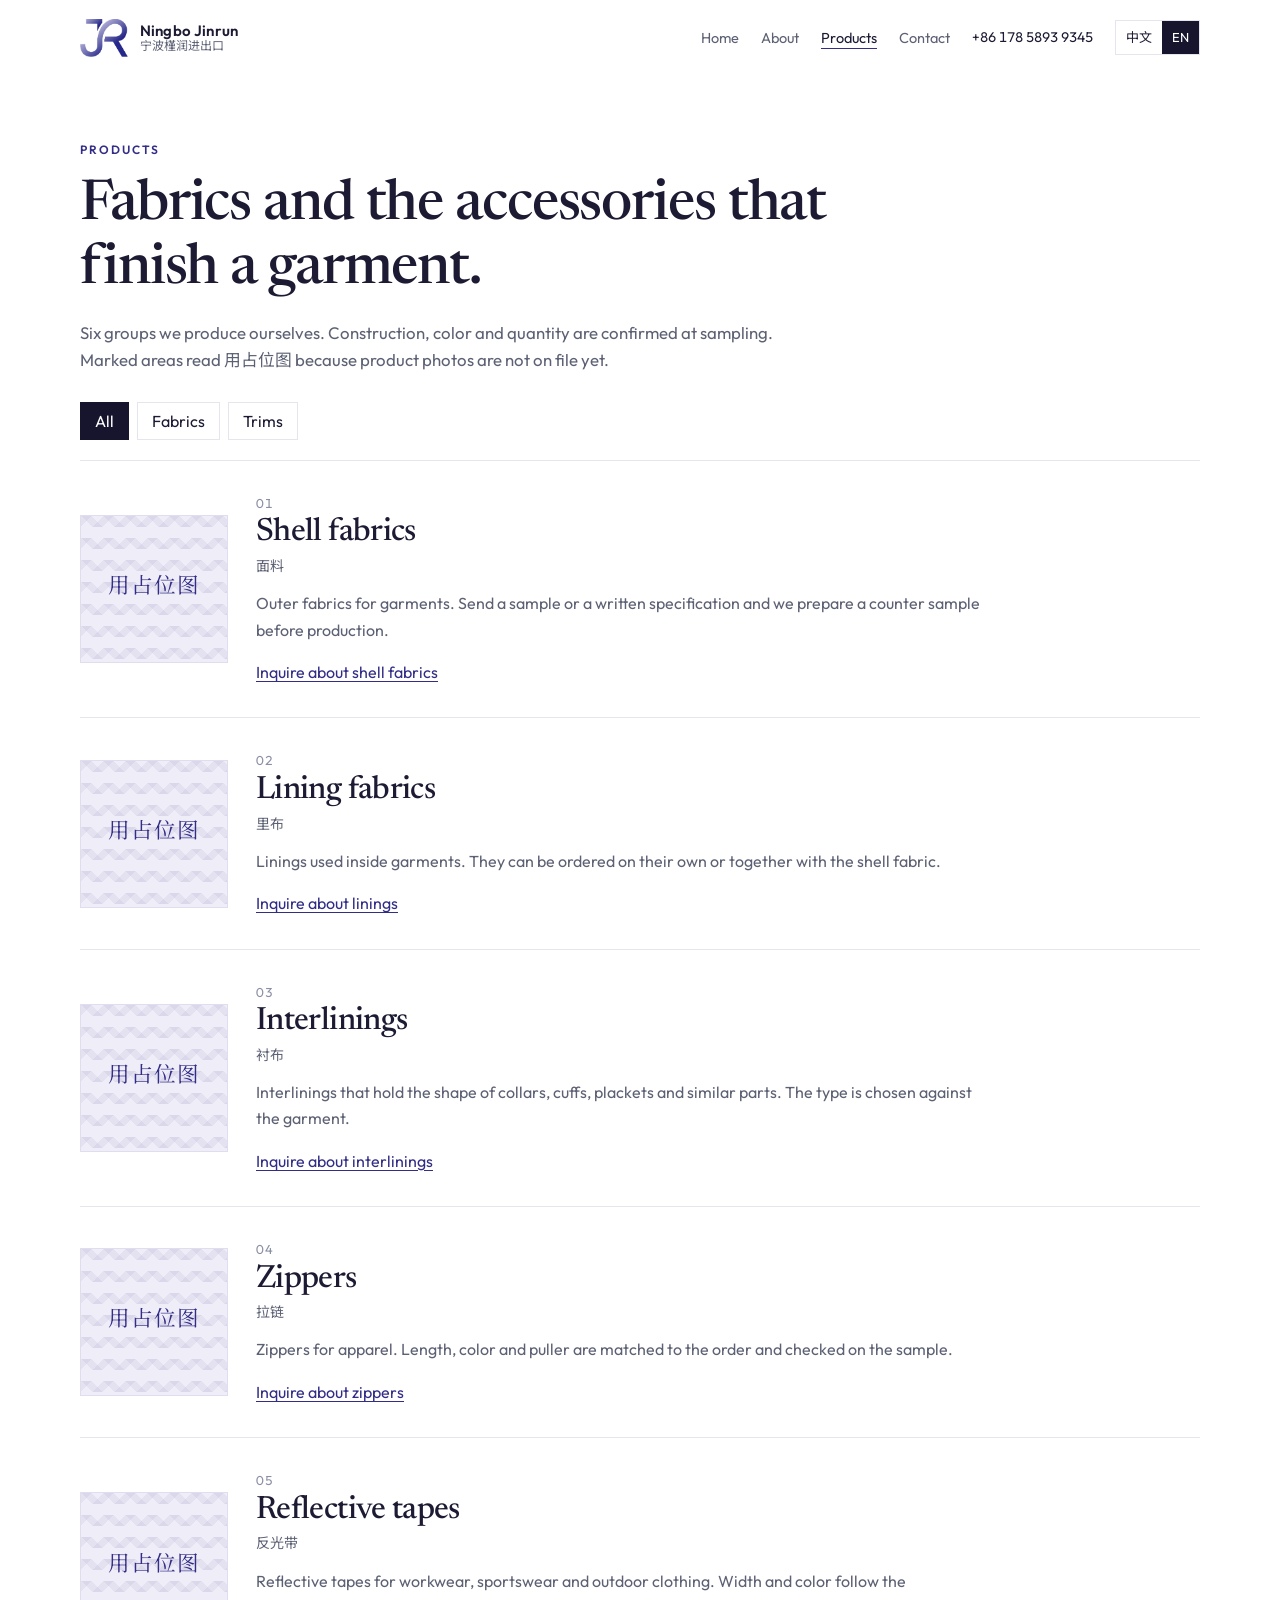
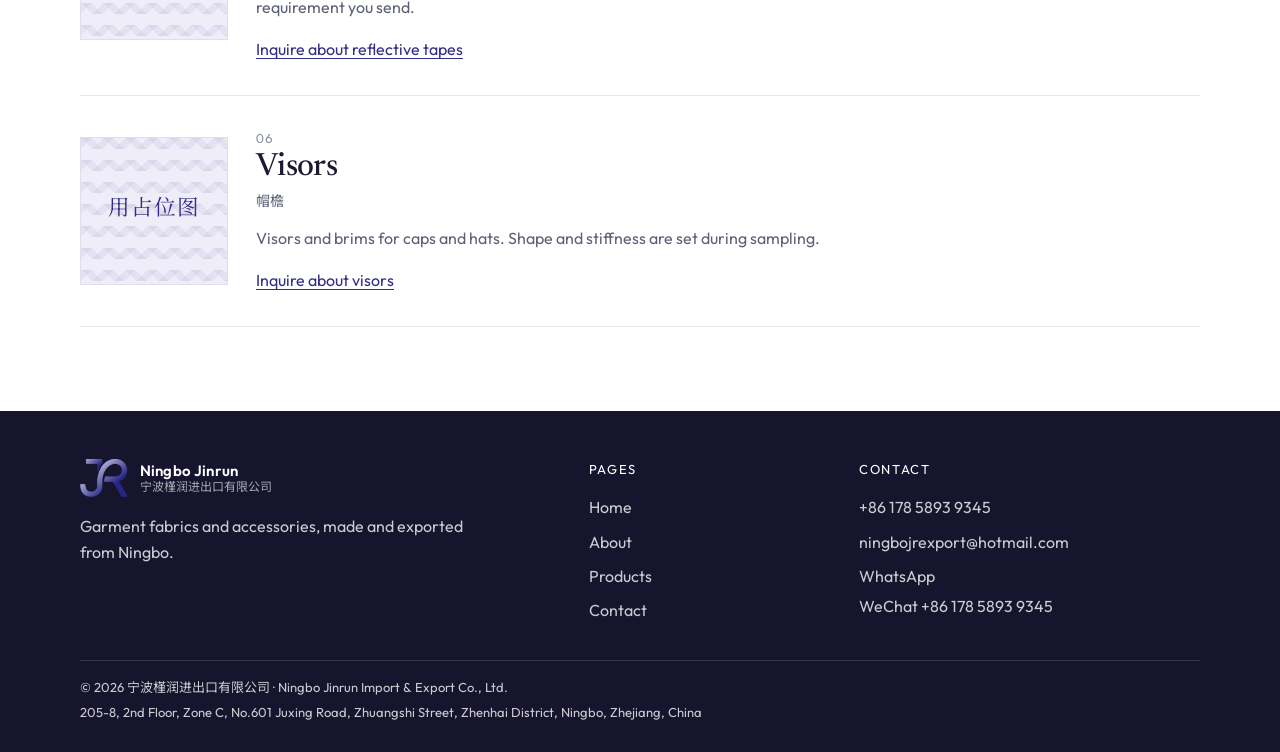
<file: products.html>
<!DOCTYPE html>
<html lang="en">
<head>
  <meta charset="UTF-8">
  <script>
    (function () {
      var lang = "en";
      try {
        var saved = localStorage.getItem("jr-lang");
        if (saved === "zh" || saved === "en") lang = saved;
      } catch (err) {}
      document.documentElement.lang = lang === "zh" ? "zh-CN" : "en";
      document.documentElement.setAttribute("data-lang", lang);
    })();
  </script>
  <meta name="viewport" content="width=device-width, initial-scale=1">
  <title>Products | Ningbo Jinrun Import &amp; Export Co., Ltd.</title>
  <meta name="description" content="Shell fabrics, lining fabrics, interlinings, zippers, reflective tapes and visors from Ningbo Jinrun Import &amp; Export Co., Ltd.">
  <meta name="theme-color" content="#17152e">
  <link rel="icon" href="assets/logo.png" type="image/png">
  <link rel="preconnect" href="https://fonts.googleapis.com">
  <link rel="preconnect" href="https://fonts.gstatic.com" crossorigin>
  <link href="https://fonts.googleapis.com/css2?family=Newsreader:ital,opsz,wght@0,6..72,500;0,6..72,600&family=Noto+Sans+SC:wght@400;500;600&family=Noto+Serif+SC:wght@500;600&family=Outfit:wght@400;500;600&display=swap" rel="stylesheet">
  <link rel="stylesheet" href="css/style.css">
</head>
<body data-page="products" data-title-en="Products | Ningbo Jinrun Import &amp; Export Co., Ltd." data-title-zh="产品中心 | 宁波槿润进出口有限公司">
  <a class="skip" href="#main"><span class="en">Skip to content</span><span class="zh">跳到正文</span></a>
  <header class="site-header">
    <div class="wrap header-inner">
      <a class="brand" href="index.html">
        <img src="assets/logo.png" alt="" width="48" height="38">
        <span class="brand-text">
          <span class="brand-en">Ningbo Jinrun</span>
          <span class="brand-zh">宁波槿润进出口</span>
        </span>
      </a>
      <button class="nav-toggle" type="button" aria-expanded="false" aria-controls="site-nav">
        <span class="sr-only en">Menu</span>
        <span class="sr-only zh">菜单</span>
      </button>
      <nav class="site-nav" id="site-nav">
        <a href="index.html"><span class="en">Home</span><span class="zh">首页</span></a>
        <a href="about.html"><span class="en">About</span><span class="zh">关于我们</span></a>
        <a href="products.html" aria-current="page"><span class="en">Products</span><span class="zh">产品中心</span></a>
        <a href="contact.html"><span class="en">Contact</span><span class="zh">联系我们</span></a>
        <a class="header-phone" href="tel:+8617858939345">+86 178 5893 9345</a>
        <div class="lang-switch" role="group" aria-label="Language">
          <button type="button" data-set-lang="zh" aria-pressed="false">中文</button>
          <button type="button" data-set-lang="en" aria-pressed="true">EN</button>
        </div>
      </nav>
    </div>
  </header>

  <main id="main">
    <section class="page-hero">
      <div class="wrap">
        <p class="eyebrow"><span class="en">Products</span><span class="zh">产品中心</span></p>
        <h1>
          <span class="en">Fabrics and the accessories that finish a garment.</span>
          <span class="zh">面料，以及把一件衣服配齐的辅料。</span>
        </h1>
        <p class="lead">
          <span class="en">Six groups we produce ourselves. Construction, color and quantity are confirmed at sampling. Marked areas read 用占位图 because product photos are not on file yet.</span>
          <span class="zh">以下六类为自主生产的产品。结构、颜色和数量在打样时确认。标注「用占位图」是因为目前没有产品实拍。</span>
        </p>
        <div class="filters" data-filter-bar>
          <button type="button" data-filter="all" aria-pressed="true"><span class="en">All</span><span class="zh">全部</span></button>
          <button type="button" data-filter="fabric" aria-pressed="false"><span class="en">Fabrics</span><span class="zh">面料类</span></button>
          <button type="button" data-filter="trim" aria-pressed="false"><span class="en">Trims</span><span class="zh">辅料类</span></button>
        </div>
      </div>
    </section>

    <section class="section tight">
      <div class="wrap catalog">
        <article class="catalog-item" id="shell" data-group="fabric">
          <div class="ph ph-sq" role="img" aria-label="用占位图 Placeholder"><span class="ph-label">用占位图</span></div>
          <div>
            <p class="idx">01</p>
            <h2><span class="en">Shell fabrics</span><span class="zh">面料</span></h2>
            <p class="alias"><span class="en">面料</span><span class="zh">Shell fabrics</span></p>
            <p class="body">
              <span class="en">Outer fabrics for garments. Send a sample or a written specification and we prepare a counter sample before production.</span>
              <span class="zh">服装用外层面料。提供样品或书面规格后，我们先打样确认，再安排生产。</span>
            </p>
            <a class="link" href="contact.html?item=shell"><span class="en">Inquire about shell fabrics</span><span class="zh">咨询面料</span></a>
          </div>
        </article>

        <article class="catalog-item" id="lining" data-group="fabric">
          <div class="ph ph-sq" role="img" aria-label="用占位图 Placeholder"><span class="ph-label">用占位图</span></div>
          <div>
            <p class="idx">02</p>
            <h2><span class="en">Lining fabrics</span><span class="zh">里布</span></h2>
            <p class="alias"><span class="en">里布</span><span class="zh">Lining fabrics</span></p>
            <p class="body">
              <span class="en">Linings used inside garments. They can be ordered on their own or together with the shell fabric.</span>
              <span class="zh">服装内里用里布。可以单独采购，也可以和面料一起配套。</span>
            </p>
            <a class="link" href="contact.html?item=lining"><span class="en">Inquire about linings</span><span class="zh">咨询里布</span></a>
          </div>
        </article>

        <article class="catalog-item" id="interlining" data-group="fabric">
          <div class="ph ph-sq" role="img" aria-label="用占位图 Placeholder"><span class="ph-label">用占位图</span></div>
          <div>
            <p class="idx">03</p>
            <h2><span class="en">Interlinings</span><span class="zh">衬布</span></h2>
            <p class="alias"><span class="en">衬布</span><span class="zh">Interlinings</span></p>
            <p class="body">
              <span class="en">Interlinings that hold the shape of collars, cuffs, plackets and similar parts. The type is chosen against the garment.</span>
              <span class="zh">用于衣领、袖口、门襟等部位定型的衬布。具体种类按成衣结构来选。</span>
            </p>
            <a class="link" href="contact.html?item=interlining"><span class="en">Inquire about interlinings</span><span class="zh">咨询衬布</span></a>
          </div>
        </article>

        <article class="catalog-item" id="zipper" data-group="trim">
          <div class="ph ph-sq" role="img" aria-label="用占位图 Placeholder"><span class="ph-label">用占位图</span></div>
          <div>
            <p class="idx">04</p>
            <h2><span class="en">Zippers</span><span class="zh">拉链</span></h2>
            <p class="alias"><span class="en">拉链</span><span class="zh">Zippers</span></p>
            <p class="body">
              <span class="en">Zippers for apparel. Length, color and puller are matched to the order and checked on the sample.</span>
              <span class="zh">服装用拉链。长度、颜色和拉头按订单配合，并在样品上确认。</span>
            </p>
            <a class="link" href="contact.html?item=zipper"><span class="en">Inquire about zippers</span><span class="zh">咨询拉链</span></a>
          </div>
        </article>

        <article class="catalog-item" id="tape" data-group="trim">
          <div class="ph ph-sq" role="img" aria-label="用占位图 Placeholder"><span class="ph-label">用占位图</span></div>
          <div>
            <p class="idx">05</p>
            <h2><span class="en">Reflective tapes</span><span class="zh">反光带</span></h2>
            <p class="alias"><span class="en">反光带</span><span class="zh">Reflective tapes</span></p>
            <p class="body">
              <span class="en">Reflective tapes for workwear, sportswear and outdoor clothing. Width and color follow the requirement you send.</span>
              <span class="zh">用于工装、运动服和户外服装的反光带。宽度和颜色按您提供的要求供货。</span>
            </p>
            <a class="link" href="contact.html?item=tape"><span class="en">Inquire about reflective tapes</span><span class="zh">咨询反光带</span></a>
          </div>
        </article>

        <article class="catalog-item" id="visor" data-group="trim">
          <div class="ph ph-sq" role="img" aria-label="用占位图 Placeholder"><span class="ph-label">用占位图</span></div>
          <div>
            <p class="idx">06</p>
            <h2><span class="en">Visors</span><span class="zh">帽檐</span></h2>
            <p class="alias"><span class="en">帽檐</span><span class="zh">Visors</span></p>
            <p class="body">
              <span class="en">Visors and brims for caps and hats. Shape and stiffness are set during sampling.</span>
              <span class="zh">帽类用帽檐。造型和硬度在打样阶段确定。</span>
            </p>
            <a class="link" href="contact.html?item=visor"><span class="en">Inquire about visors</span><span class="zh">咨询帽檐</span></a>
          </div>
        </article>
      </div>
    </section>
  </main>

  <footer class="site-footer">
    <div class="wrap footer-grid">
      <div>
        <a class="brand brand-on-dark" href="index.html">
          <img src="assets/logo.png" alt="" width="48" height="38">
          <span class="brand-text">
            <span class="brand-en">Ningbo Jinrun</span>
            <span class="brand-zh">宁波槿润进出口有限公司</span>
          </span>
        </a>
        <p class="footer-lead">
          <span class="en">Garment fabrics and accessories, made and exported from Ningbo.</span>
          <span class="zh">服装面料与辅料，在宁波生产并出口。</span>
        </p>
      </div>
      <div>
        <p class="footer-label"><span class="en">Pages</span><span class="zh">页面</span></p>
        <a href="index.html"><span class="en">Home</span><span class="zh">首页</span></a>
        <a href="about.html"><span class="en">About</span><span class="zh">关于我们</span></a>
        <a href="products.html"><span class="en">Products</span><span class="zh">产品中心</span></a>
        <a href="contact.html"><span class="en">Contact</span><span class="zh">联系我们</span></a>
      </div>
      <div>
        <p class="footer-label"><span class="en">Contact</span><span class="zh">联系</span></p>
        <a href="tel:+8617858939345">+86 178 5893 9345</a>
        <a href="mailto:ningbojrexport@hotmail.com">ningbojrexport@hotmail.com</a>
        <a href="https://wa.me/8617858939345" target="_blank" rel="noopener">WhatsApp</a>
        <span>WeChat +86 178 5893 9345</span>
      </div>
    </div>
    <div class="wrap footer-base">
      <p>© <span id="year">2026</span> 宁波槿润进出口有限公司 · Ningbo Jinrun Import &amp; Export Co., Ltd.</p>
      <p class="en">205-8, 2nd Floor, Zone C, No.601 Juxing Road, Zhuangshi Street, Zhenhai District, Ningbo, Zhejiang, China</p>
      <p class="zh">浙江省宁波市镇海区庄市街道聚兴路601号C区2楼205-8</p>
    </div>
  </footer>
  <script src="js/main.js"></script>
</body>
</html>
</file>
<file: css/style.css>
:root {
  --ink: #1c1b33;
  --muted: #5d6174;
  --faint: #8b8fa3;
  --line: #e4e5ee;
  --line-strong: #cdcfdb;
  --paper: #f6f6f8;
  --brand: #322d86;
  --brand-soft: #efedf8;
  --deep: #17152e;
  --white: #fff;
  --danger: #8c2f2f;
  --header: 76px;
  --wrap: 1120px;
  --serif: "Newsreader", "Noto Serif SC", "Songti SC", Georgia, serif;
  --sans: "Outfit", "Noto Sans SC", "Segoe UI", "PingFang SC", "Microsoft YaHei", sans-serif;
}

*,
*::before,
*::after { box-sizing: border-box; }

html { scroll-behavior: smooth; }

html:not([data-lang="zh"]) .zh { display: none !important; }
html[data-lang="zh"] .en { display: none !important; }

[hidden] { display: none !important; }

body {
  margin: 0;
  color: var(--ink);
  background: var(--white);
  font-family: var(--sans);
  font-size: 16px;
  line-height: 1.65;
  text-rendering: optimizeLegibility;
}

html[data-lang="zh"] body { line-height: 1.8; }

img { max-width: 100%; display: block; }

a { color: inherit; text-decoration: none; }

button, input, select, textarea { font: inherit; color: inherit; }

h1, h2, h3, p { margin: 0; }

h1, h2, h3 {
  font-family: var(--serif);
  font-weight: 500;
  letter-spacing: -0.02em;
  line-height: 1.15;
}

html[data-lang="zh"] h1,
html[data-lang="zh"] h2,
html[data-lang="zh"] h3 {
  font-family: "Noto Serif SC", "Songti SC", "Newsreader", serif;
  font-weight: 600;
  letter-spacing: 0;
}

::selection { background: #d9d6f2; }

:focus-visible {
  outline: 2px solid var(--brand);
  outline-offset: 3px;
}

.sr-only {
  position: absolute;
  width: 1px;
  height: 1px;
  padding: 0;
  margin: -1px;
  overflow: hidden;
  clip: rect(0, 0, 0, 0);
  white-space: nowrap;
  border: 0;
}

.skip {
  position: absolute;
  left: 16px;
  top: -48px;
  z-index: 40;
  background: var(--white);
  padding: 8px 12px;
}

.skip:focus { top: 12px; }

.wrap {
  width: min(var(--wrap), calc(100% - 40px));
  margin-inline: auto;
}

.eyebrow {
  margin: 0 0 14px;
  color: var(--brand);
  font-size: 12px;
  font-weight: 600;
  letter-spacing: 0.16em;
  text-transform: uppercase;
}

html[data-lang="zh"] .eyebrow { letter-spacing: 0.08em; }

.lead {
  max-width: 46rem;
  color: var(--muted);
  font-size: 1.05rem;
}

.section { padding: 84px 0; }
.section.tight { padding-top: 0; }

.section-head {
  display: flex;
  justify-content: space-between;
  align-items: flex-end;
  gap: 24px;
  margin-bottom: 28px;
}

.section h2 { font-size: clamp(1.8rem, 3vw, 2.4rem); }

.link {
  color: var(--brand);
  text-decoration: underline;
  text-underline-offset: 3px;
}

.btn {
  display: inline-flex;
  align-items: center;
  justify-content: center;
  min-height: 46px;
  padding: 0 18px;
  border: 1px solid transparent;
  background: transparent;
  cursor: pointer;
  text-decoration: none;
}

.btn-primary { background: var(--deep); color: var(--white); }
.btn-primary:hover { background: var(--brand); }

.btn-line { border-color: var(--line-strong); color: var(--ink); }
.btn-line:hover { border-color: var(--ink); }

.btn-light { background: var(--white); color: var(--deep); }
.btn-light:hover { background: var(--brand-soft); }

.site-header {
  position: sticky;
  top: 0;
  z-index: 30;
  height: var(--header);
  background: rgba(255, 255, 255, 0.92);
  backdrop-filter: blur(12px);
  border-bottom: 1px solid transparent;
}

.site-header.is-scrolled { border-bottom-color: var(--line); }

.header-inner {
  height: 100%;
  display: flex;
  align-items: center;
  gap: 28px;
}

.brand {
  display: flex;
  align-items: center;
  gap: 12px;
  margin-right: auto;
  min-width: 0;
}

.brand img { width: 48px; height: 38px; object-fit: contain; }

.brand-text { display: flex; flex-direction: column; line-height: 1.15; }

.brand-en {
  font-size: 15px;
  font-weight: 600;
  letter-spacing: 0.01em;
}

.brand-zh { font-size: 12px; color: var(--muted); }

.site-nav {
  display: flex;
  align-items: center;
  gap: 22px;
}

.site-nav a {
  font-size: 14.5px;
  color: var(--muted);
}

.site-nav a:hover,
.site-nav a[aria-current="page"] { color: var(--ink); }

.site-nav a[aria-current="page"] { box-shadow: inset 0 -1px 0 var(--brand); }

.site-nav .header-phone {
  font-variant-numeric: tabular-nums;
  font-size: 14px;
  color: var(--ink);
  white-space: nowrap;
}

.lang-switch { display: inline-flex; border: 1px solid var(--line); }

.lang-switch button {
  border: 0;
  background: transparent;
  padding: 6px 10px;
  cursor: pointer;
  font-size: 13px;
}

html[data-lang="en"] [data-set-lang="en"],
html[data-lang="zh"] [data-set-lang="zh"] {
  background: var(--deep);
  color: var(--white);
}

.nav-toggle {
  display: none;
  width: 44px;
  height: 44px;
  border: 1px solid var(--line);
  background: var(--white);
  position: relative;
  cursor: pointer;
}

.nav-toggle::before,
.nav-toggle::after {
  content: "";
  position: absolute;
  left: 12px;
  right: 12px;
  height: 1.5px;
  background: var(--ink);
  transition: transform 0.15s ease, top 0.15s ease;
}

.nav-toggle::before { top: 17px; }
.nav-toggle::after { top: 25px; }

body.nav-open .nav-toggle::before,
body.nav-open .nav-toggle::after { top: 21px; }
body.nav-open .nav-toggle::before { transform: rotate(40deg); }
body.nav-open .nav-toggle::after { transform: rotate(-40deg); }

.hero { padding: 72px 0 28px; }

.hero-grid {
  display: grid;
  grid-template-columns: minmax(0, 1.15fr) minmax(280px, 0.85fr);
  gap: 56px;
  align-items: center;
}

.hero h1 { font-size: clamp(2.5rem, 4.8vw, 4.15rem); max-width: 12em; }

.hero .lead { margin-top: 22px; }

.hero-actions {
  display: flex;
  flex-wrap: wrap;
  gap: 12px;
  margin-top: 28px;
}

.ph {
  display: grid;
  place-items: center;
  align-content: center;
  gap: 6px;
  background-color: var(--brand-soft);
  background-image:
    linear-gradient(135deg, rgba(50, 45, 134, 0.06) 25%, transparent 25%),
    linear-gradient(225deg, rgba(50, 45, 134, 0.06) 25%, transparent 25%),
    linear-gradient(45deg, rgba(50, 45, 134, 0.06) 25%, transparent 25%),
    linear-gradient(315deg, rgba(50, 45, 134, 0.06) 25%, transparent 25%);
  background-size: 22px 22px;
  background-position: 0 0, 11px 0, 11px -11px, 0 11px;
  border: 1px solid #e0ddef;
  color: var(--brand);
  text-align: center;
}

.ph-label { font-family: var(--serif); font-size: 1.35rem; letter-spacing: 0.04em; }

.ph-en { font-size: 12px; letter-spacing: 0.14em; text-transform: uppercase; color: var(--muted); }

.ph-hero { aspect-ratio: 4 / 5; min-height: 380px; }

.ph-wide { aspect-ratio: 16 / 10; }

.ph-sq { width: 148px; height: 148px; flex: none; }

.hero-note {
  display: flex;
  justify-content: space-between;
  gap: 16px;
  margin-top: 12px;
  color: var(--faint);
  font-size: 13px;
}

.stat-row {
  list-style: none;
  display: grid;
  grid-template-columns: repeat(4, 1fr);
  gap: 24px;
  margin: 48px 0 0;
  padding: 22px 0 0;
  border-top: 1px solid var(--line);
}

.stat-row strong { display: block; font-weight: 600; font-size: 15px; }
.stat-row span { color: var(--muted); font-size: 14px; }

.rule { border: 0; border-top: 1px solid var(--line); margin: 0; }

.supply-list { border-top: 1px solid var(--line); }

.supply-row {
  display: grid;
  grid-template-columns: 52px minmax(160px, 0.7fr) 1.3fr auto;
  gap: 12px 28px;
  align-items: center;
  padding: 22px 8px;
  border-bottom: 1px solid var(--line);
}

.supply-row:hover { background: var(--paper); }

.idx {
  color: var(--faint);
  font-variant-numeric: tabular-nums;
  font-size: 13px;
  letter-spacing: 0.08em;
}

.supply-name { display: flex; flex-direction: column; gap: 2px; }
.supply-name strong { font-size: 1.2rem; font-weight: 600; }
.supply-name small { color: var(--muted); font-size: 13px; }
.supply-desc { color: var(--muted); }
.supply-go { color: var(--brand); }

.process {
  display: grid;
  grid-template-columns: repeat(4, 1fr);
  gap: 28px;
}

.process article { border-top: 2px solid var(--deep); padding-top: 16px; }
.process .idx { display: block; margin-bottom: 14px; }
.process h3 { font-size: 1.45rem; margin-bottom: 10px; }
.process p { color: var(--muted); }

.page-hero { padding: 64px 0 12px; }
.page-hero h1 { font-size: clamp(2.3rem, 4.4vw, 3.5rem); max-width: 16em; }
.page-hero .lead { margin-top: 16px; }

.split {
  display: grid;
  grid-template-columns: minmax(0, 1.4fr) minmax(240px, 0.7fr);
  gap: 56px;
  align-items: start;
}

.prose p + p { margin-top: 1em; }
.prose { font-size: 1.05rem; }

.facts { margin: 0; display: grid; gap: 18px; }
.facts div { border-top: 1px solid var(--line); padding-top: 12px; }
.facts dt { color: var(--faint); font-size: 12px; letter-spacing: 0.14em; text-transform: uppercase; }
.facts dd { margin: 4px 0 0; font-size: 1.15rem; }

.shot-grid {
  display: grid;
  grid-template-columns: repeat(3, 1fr);
  gap: 18px;
}

.shot { margin: 0; }
.shot figcaption { margin-top: 8px; color: var(--muted); font-size: 13px; }

.loc-grid {
  display: grid;
  grid-template-columns: 1fr 1fr;
  gap: 48px;
}

.loc-grid h2 { margin-bottom: 14px; }
.loc-grid p + p { margin-top: 12px; }
.address { font-style: normal; color: var(--ink); }

.catalog { display: grid; gap: 0; }

.catalog-item {
  display: grid;
  grid-template-columns: 148px minmax(0, 1fr);
  gap: 28px;
  align-items: center;
  padding: 32px 0;
  border-top: 1px solid var(--line);
}

.catalog-item:last-child { border-bottom: 1px solid var(--line); }
.catalog-item h2 { font-size: clamp(1.7rem, 2.5vw, 2.1rem); }
.alias { margin-top: 4px; color: var(--muted); font-size: 14px; }
.catalog-item .body { margin: 12px 0 16px; max-width: 46rem; color: var(--muted); }

.filters { display: flex; flex-wrap: wrap; gap: 8px; margin: 28px 0 8px; }

.filters button {
  border: 1px solid var(--line);
  background: var(--white);
  min-height: 38px;
  padding: 0 14px;
  cursor: pointer;
}

.filters button[aria-pressed="true"] {
  background: var(--deep);
  border-color: var(--deep);
  color: var(--white);
}

.contact-layout {
  display: grid;
  grid-template-columns: 0.82fr 1.18fr;
  gap: 48px;
  align-items: start;
}

.contact-list { list-style: none; margin: 0; padding: 0; display: grid; gap: 0; }

.contact-list li {
  padding: 16px 0;
  border-top: 1px solid var(--line);
  display: grid;
  gap: 4px;
}

.contact-list li:last-child { border-bottom: 1px solid var(--line); }
.contact-list span { color: var(--faint); font-size: 12px; letter-spacing: 0.12em; text-transform: uppercase; }
.contact-list a,
.contact-list .btn { width: fit-content; }
.contact-list a:hover { color: var(--brand); }

.copy-done { display: none; }
.is-copied .copy-idle { display: none; }
.is-copied .copy-done { display: inline; }

.panel {
  background: var(--paper);
  padding: 28px;
  border: 1px solid var(--line);
}

.panel h2 { font-size: 1.8rem; margin-bottom: 8px; }

.form-grid {
  display: grid;
  grid-template-columns: 1fr 1fr;
  gap: 14px 16px;
  margin-top: 18px;
}

.span-2 { grid-column: span 2; }

.form-grid label { display: grid; gap: 6px; font-size: 13px; color: var(--muted); }

.form-grid input,
.form-grid select,
.form-grid textarea {
  width: 100%;
  border: 1px solid var(--line-strong);
  background: var(--white);
  padding: 12px;
  border-radius: 0;
  font-size: 16px;
}

.form-grid textarea { min-height: 140px; resize: vertical; }

.form-actions {
  display: flex;
  flex-wrap: wrap;
  align-items: center;
  gap: 14px;
  margin-top: 16px;
}

.form-error { color: var(--danger); margin: 12px 0 0; }
.form-note { color: var(--muted); font-size: 14px; margin-top: 12px; }
.fine { color: var(--faint); font-size: 13px; margin-top: 8px; }

.cta-band { background: var(--deep); color: var(--white); }
.cta-inner {
  display: flex;
  justify-content: space-between;
  align-items: flex-end;
  gap: 28px;
  padding: 56px 0;
}
.cta-band h2 { font-size: clamp(1.8rem, 3vw, 2.5rem); max-width: 14em; }
.cta-band p { color: rgba(255, 255, 255, 0.72); margin-top: 10px; }
.cta-actions { display: flex; flex-direction: column; align-items: flex-start; gap: 10px; }
.cta-phone { color: var(--white); font-variant-numeric: tabular-nums; }

.site-footer { background: var(--deep); color: rgba(255, 255, 255, 0.78); padding: 48px 0 28px; }
.footer-grid {
  display: grid;
  grid-template-columns: 1.4fr 0.7fr 1fr;
  gap: 32px;
}
.brand-on-dark .brand-en,
.brand-on-dark .brand-zh { color: var(--white); }
.brand-on-dark .brand-zh { color: rgba(255, 255, 255, 0.62); }
.footer-lead { margin-top: 16px; max-width: 26em; }
.footer-label { margin: 0 0 10px; color: var(--white); font-size: 13px; letter-spacing: 0.12em; text-transform: uppercase; }
.site-footer .brand { display: flex; }
.site-footer .footer-grid a:not(.brand) { display: block; padding: 4px 0; }
.site-footer a:hover { color: var(--white); }
.footer-base {
  margin-top: 32px;
  padding-top: 16px;
  border-top: 1px solid rgba(255, 255, 255, 0.14);
  display: grid;
  gap: 4px;
  font-size: 13px;
}

@media (max-width: 980px) {
  .header-phone { display: none; }
  .hero-grid,
  .split,
  .loc-grid,
  .contact-layout,
  .footer-grid { grid-template-columns: 1fr; }
  .stat-row,
  .process,
  .shot-grid { grid-template-columns: 1fr 1fr; }
  .ph-hero { aspect-ratio: 16 / 10; min-height: 0; }
  .cta-inner { flex-direction: column; align-items: flex-start; }
}

@media (max-width: 760px) {
  .nav-toggle { display: inline-block; }
  .site-header { height: auto; min-height: var(--header); }
  .header-inner { min-height: var(--header); position: relative; }
  .site-nav {
    display: none;
    position: absolute;
    left: 0;
    right: 0;
    top: 100%;
    flex-direction: column;
    align-items: stretch;
    gap: 0;
    padding: 8px 20px 18px;
    background: var(--white);
    border-bottom: 1px solid var(--line);
  }
  body.nav-open .site-nav { display: flex; }
  .site-nav a { padding: 14px 0; border-bottom: 1px solid var(--line); }
  .site-nav a[aria-current="page"] { box-shadow: none; color: var(--brand); }
  .lang-switch { margin-top: 14px; width: fit-content; }
  .section { padding: 56px 0; }
  .hero { padding-top: 36px; }
  .stat-row,
  .process,
  .shot-grid,
  .form-grid { grid-template-columns: 1fr; }
  .span-2 { grid-column: auto; }
  .supply-row,
  .catalog-item { grid-template-columns: 1fr; gap: 8px; }
  .ph-sq { width: 100%; height: auto; aspect-ratio: 16 / 9; }
  .section-head { flex-direction: column; align-items: flex-start; }
  .panel { padding: 18px; }
}

@media (prefers-reduced-motion: reduce) {
  html { scroll-behavior: auto; }
  .nav-toggle::before,
  .nav-toggle::after { transition: none; }
}
</file>
